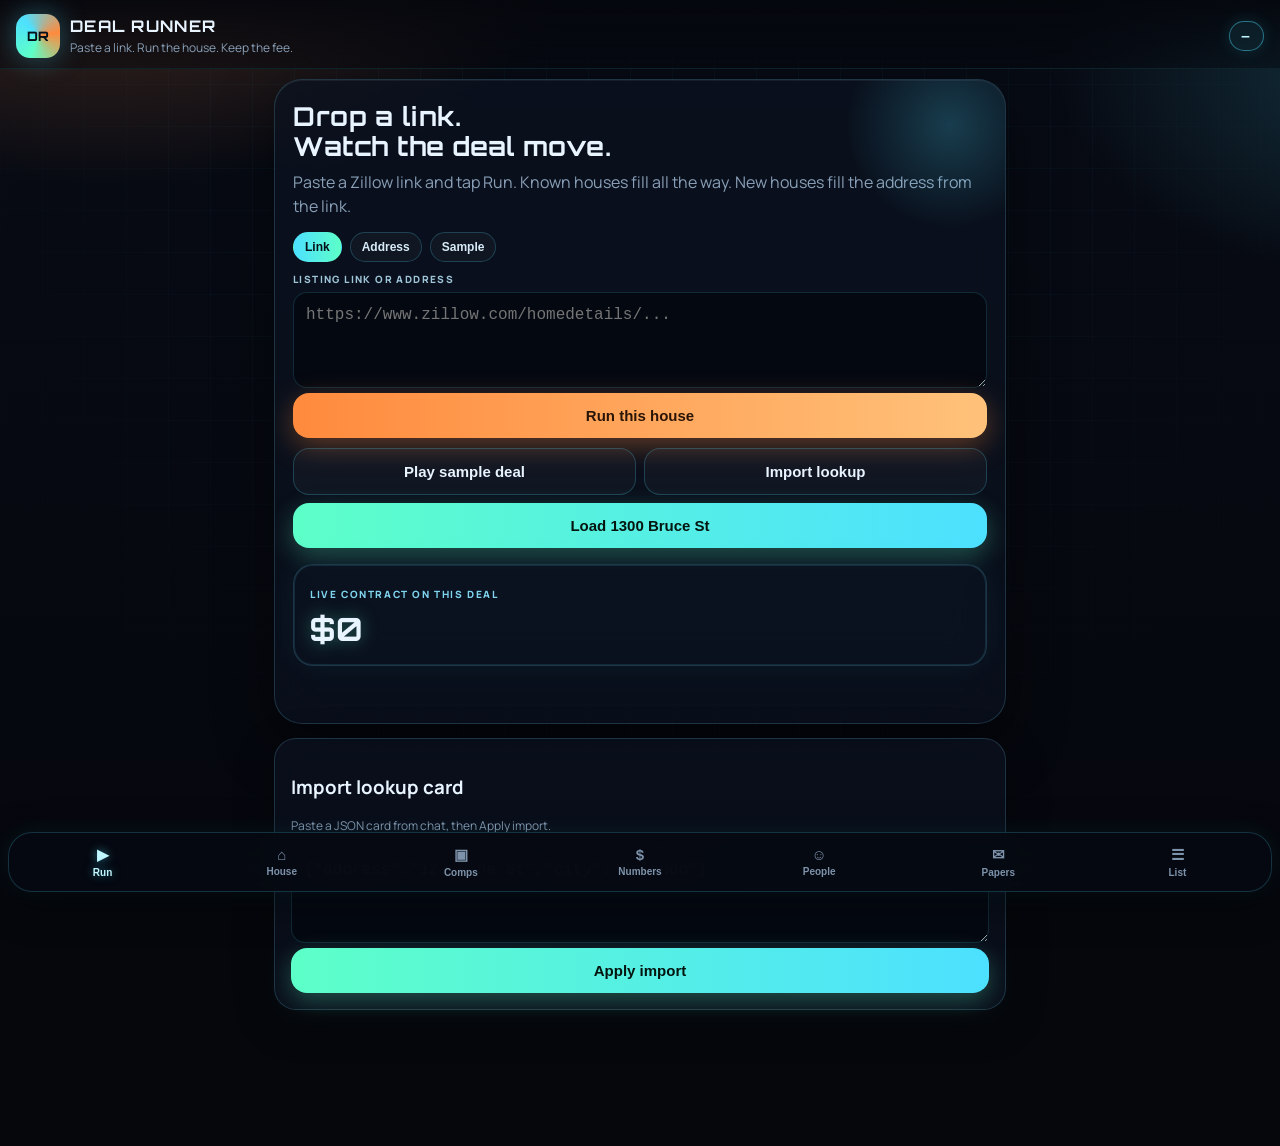
<file: index.html>
<!DOCTYPE html>
<html lang="en">
<head>
  <meta charset="UTF-8" />
  <meta name="viewport" content="width=device-width, initial-scale=1, viewport-fit=cover" />
  <meta name="theme-color" content="#05070d" />
  <meta name="apple-mobile-web-app-capable" content="yes" />
  <title>Deal Runner</title>
  <link rel="stylesheet" href="styles.css?v=3" />
</head>
<body>
  <header class="app-header">
    <div class="brand">
      <div style="display:flex;gap:10px;align-items:center;">
        <div class="logo">DR</div>
        <div class="titles">
          <h1>Deal Runner</h1>
          <p>Paste a link. Run the house. Keep the fee.</p>
        </div>
      </div>
      <span class="pill" id="statePill" title="State for this deal">—</span>
    </div>
  </header>
  <main>
    <section class="view active" id="view-run">
      <div class="hero">
        <h2>Drop a link.<br>Watch the deal move.</h2>
        <p class="lede">Paste a Zillow link and tap Run. Known houses fill all the way. New houses fill the address from the link.</p>
        <div class="chip-row">
          <button class="chip on" type="button" id="chipLink">Link</button>
          <button class="chip" type="button" id="chipAddr">Address</button>
          <button class="chip" type="button" id="chipSample">Sample</button>
        </div>
        <label for="query">Listing link or address</label>
        <textarea id="query" placeholder="https://www.zillow.com/homedetails/..."></textarea>
        <button class="btn btn-primary" id="btnRun">Run this house</button>
        <div class="btn-row">
          <button class="btn btn-ghost" id="btnDemo">Play sample deal</button>
          <button class="btn btn-ghost" id="btnImport">Import lookup</button>
        </div>
        <button class="btn btn-mint" id="btnLoad5612" style="margin-top:8px">Load 1300 Bruce St</button>
        <div class="ticker"><small>Live contract on this deal</small><b id="runTicker">$0</b></div>
        <p class="status" id="runStatus"></p>
      </div>
      <div class="card">
        <h3>Import lookup card</h3>
        <p class="tiny">Paste a JSON card from chat, then Apply import.</p>
        <textarea id="importBox" placeholder='{"address":"123 Pine St","city":"Orlando"}'></textarea>
        <button class="btn btn-mint" id="btnApplyImport">Apply import</button>
      </div>
    </section>
    <section class="view" id="view-house">
      <div id="houseBanner"></div>
      <div class="card listing" id="listingCard">
        <div class="thumb">⌂</div>
        <div>
          <strong id="listingTitle">No house loaded</strong>
          <p class="tiny" id="listingSub">Paste a link on Run</p>
        </div>
      </div>
      <button class="btn btn-mint" id="btnOpenListing">Open listing</button>
      <div class="kpis" id="houseKpis"></div>
      <div class="card">
        <h3>House facts</h3>
        <div class="row"><div><label>Street</label><input id="f_address" /></div><div><label>City</label><input id="f_city" /></div></div>
        <div class="row"><div><label>State</label><select id="f_state"></select></div><div><label>ZIP</label><input id="f_zip" /></div></div>
        <label>Source / listing link</label><input id="f_source" />
        <div class="row3"><div><label>Beds</label><input id="f_beds" inputmode="decimal" /></div><div><label>Baths</label><input id="f_baths" inputmode="decimal" /></div><div><label>Sq ft</label><input id="f_sqft" inputmode="numeric" /></div></div>
        <div class="row"><div><label>Year</label><input id="f_year" inputmode="numeric" /></div><div><label>List / asking</label><input id="f_asking" inputmode="decimal" /></div></div>
        <label>Condition notes</label><textarea id="f_notes" style="min-height:70px"></textarea>
        <label>Listing realtor name</label><input id="f_agentName" />
        <div class="row"><div><label>Realtor phone</label><input id="f_agentPhone" /></div><div><label>Realtor email</label><input id="f_agentEmail" /></div></div>
      </div>
    </section>
    <section class="view" id="view-comps">
      <div class="card">
        <h3>Sold comps</h3>
        <p class="lede">Use sold houses near this one.</p>
        <div id="compList"></div>
        <button class="btn btn-ghost" id="btnAddComp">Add a comp</button>
        <div class="kpis" style="margin-top:12px" id="compKpis"></div>
      </div>
    </section>
    <section class="view" id="view-numbers">
      <div class="ticker"><small>Contract number</small><b id="numTicker">$0</b><div class="stack" id="dealStack"></div></div>
      <div class="kpis" id="numKpis"></div>
      <div class="card">
        <h3>Drag the deal</h3>
        <label>Buy-box <span id="lblBuybox">70%</span></label>
        <input class="slider" id="s_buybox" type="range" min="55" max="85" step="1" />
        <label>Target fee <span id="lblFee">$12,000</span></label>
        <input class="slider" id="s_fee" type="range" min="3000" max="40000" step="500" />
        <label>Repairs <span id="lblRepairs">$35,000</span></label>
        <input class="slider" id="s_repairs" type="range" min="0" max="120000" step="1000" />
      </div>
      <div class="card">
        <h3>Your inputs</h3>
        <div class="row"><div><label>ARV override (blank = comps)</label><input id="n_arv" inputmode="decimal" /></div><div><label>Repair estimate</label><input id="n_repairs" inputmode="decimal" /></div></div>
        <div class="row"><div><label>Add repair buffer?</label><select id="n_buffer"><option>YES</option><option>NO</option></select></div><div><label>Buy-box %</label><input id="n_buybox" inputmode="decimal" /></div></div>
        <div class="row"><div><label>Target fee</label><input id="n_fee" inputmode="decimal" /></div><div><label>Structure</label><select id="n_structure"><option>Assignment</option><option>Double Close</option></select></div></div>
        <div class="row"><div><label>Earnest money</label><input id="n_earnest" inputmode="decimal" /></div><div><label>Marketing cost</label><input id="n_marketing" inputmode="decimal" /></div></div>
        <div class="row"><div><label>Actual contract (optional)</label><input id="n_contract" inputmode="decimal" /></div><div><label>Actual buyer price (optional)</label><input id="n_buyer" inputmode="decimal" /></div></div>
      </div>
      <div class="card" id="numBreakdown"></div>
    </section>
    <section class="view" id="view-people">
      <div class="card">
        <h3>Do this next</h3>
        <ol class="tiny" style="padding-left:18px;line-height:1.6">
          <li>Tap Open listing and Contact agent.</li>
          <li>Copy the listing-agent script.</li>
          <li>Save any buyer yes into this book.</li>
          <li>Only write a contract if Numbers says it works.</li>
        </ol>
      </div>
      <div class="card"><h3>Listing realtor</h3><div id="realtorCard"></div></div>
      <div class="card">
        <h3>Script: listing agent</h3>
        <pre id="scriptAgent" style="white-space:pre-wrap;background:#120e0b;border:1px solid #3d2d22;border-radius:14px;padding:12px;font-size:13px"></pre>
        <button class="btn btn-mint" id="btnCopyAgent">Copy listing-agent script</button>
      </div>
      <div class="card">
        <h3>Script: cash buyer</h3>
        <pre id="scriptBuyer" style="white-space:pre-wrap;background:#120e0b;border:1px solid #3d2d22;border-radius:14px;padding:12px;font-size:13px"></pre>
        <button class="btn btn-ghost" id="btnCopyBuyer">Copy buyer script</button>
      </div>
      <div class="card">
        <h3>Cash buyers</h3>
        <div id="buyerMatches"></div>
        <div id="buyerList"></div>
        <button class="btn btn-ghost" id="btnAddBuyer">Add a buyer</button>
      </div>
    </section>
    <section class="view" id="view-papers">
      <div class="banner info">The site fills bracket fields. It does not send DocuSign.</div>
      <div class="card papers"><h3>Filled fields</h3><pre id="paperFields"></pre><button class="btn btn-mint" id="btnCopyFields">Copy fields</button></div>
    </section>
    <section class="view" id="view-pipeline">
      <div class="card">
        <h3>Pipeline</h3>
        <button class="btn btn-primary" id="btnSaveDeal">Save current house to pipeline</button>
        <p class="status" id="pipeStatus"></p>
        <div id="pipeList" style="margin-top:12px"></div>
      </div>
      <div class="card">
        <h3>Settings</h3>
        <label>RentCast API key (optional)</label>
        <input id="s_key" type="password" autocomplete="off" />
        <div class="row"><div><label>Federal tax rate</label><input id="s_fed" inputmode="decimal" /></div><div><label>Use self-employment tax?</label><select id="s_se"><option>YES</option><option>NO</option></select></div></div>
      </div>
    </section>
  </main>
  <nav class="nav">
    <button data-view="run" class="active"><span class="ico">▶</span>Run</button>
    <button data-view="house"><span class="ico">⌂</span>House</button>
    <button data-view="comps"><span class="ico">▣</span>Comps</button>
    <button data-view="numbers"><span class="ico">$</span>Numbers</button>
    <button data-view="people"><span class="ico">☺</span>People</button>
    <button data-view="papers"><span class="ico">✉</span>Papers</button>
    <button data-view="pipeline"><span class="ico">☰</span>List</button>
  </nav>
  <script src="states.js?v=3"></script>
  <script src="app.js?v=3"></script>
</body>
</html>
</file>
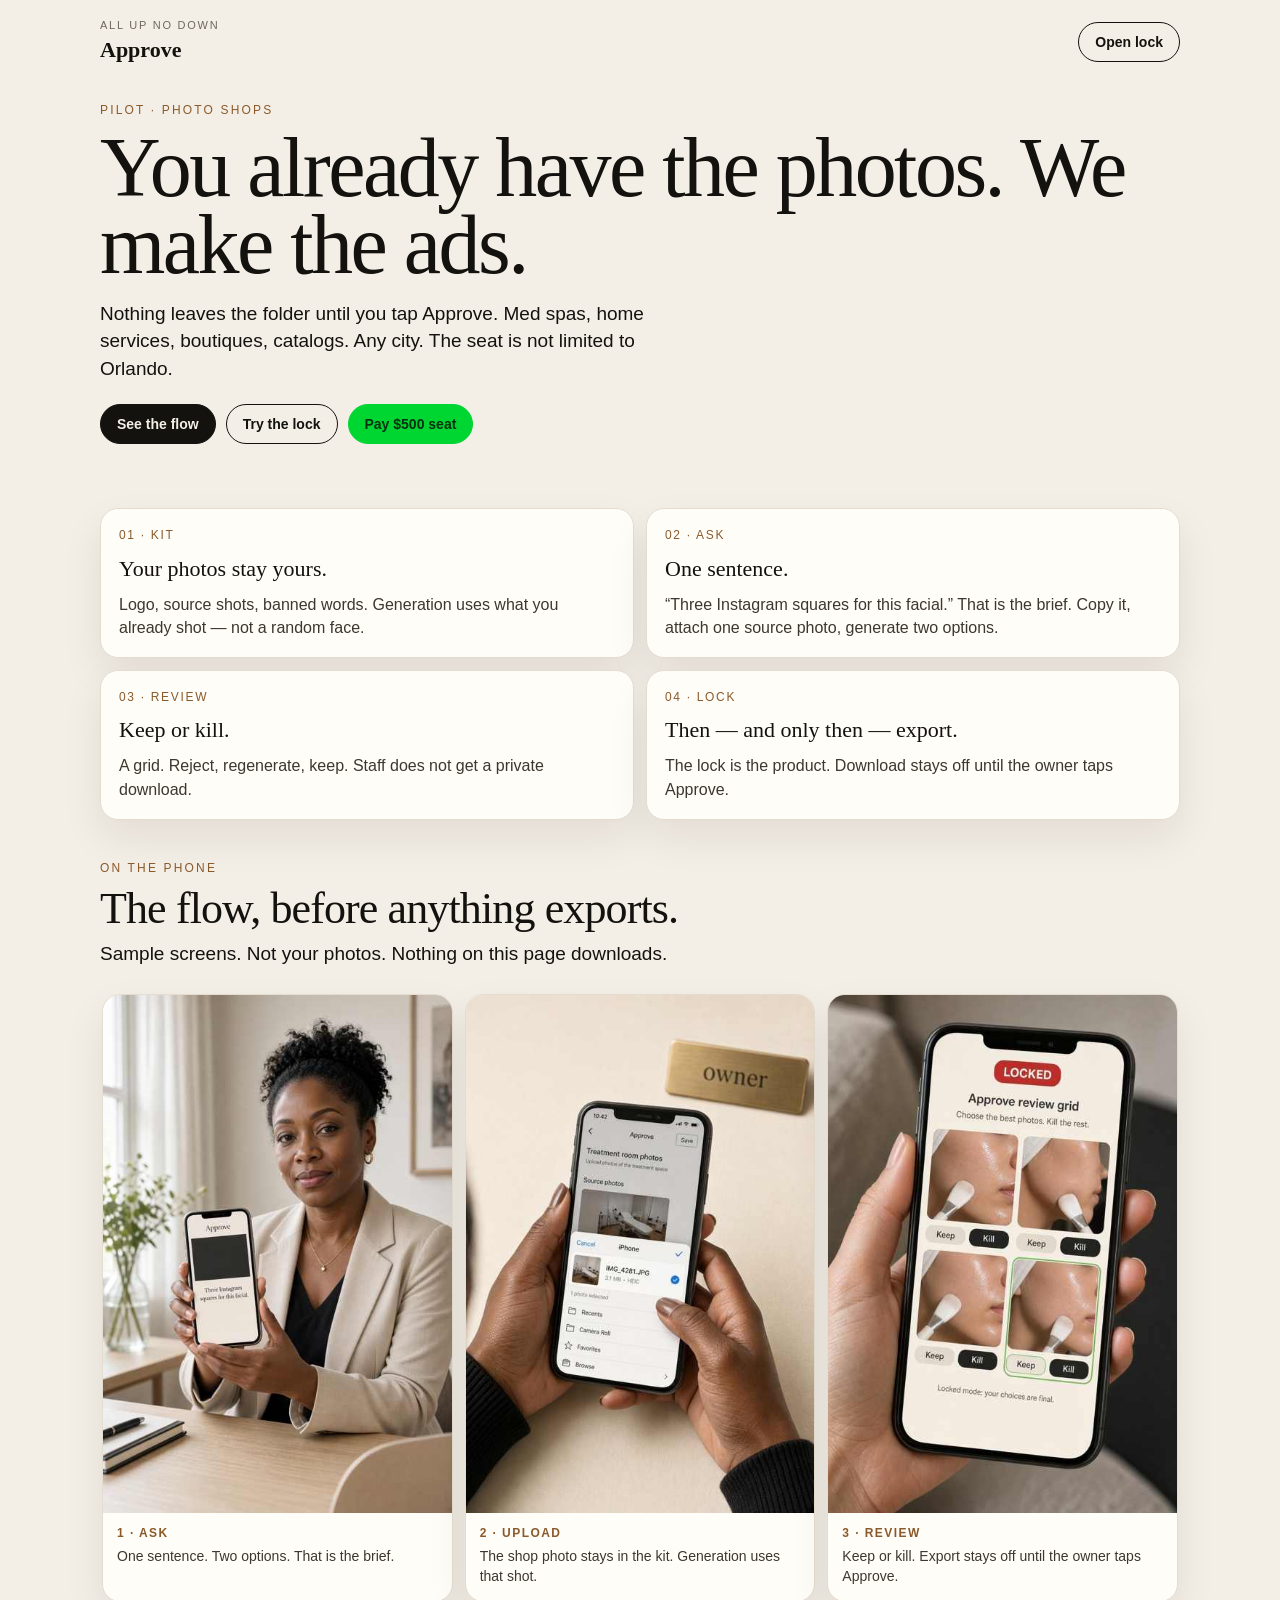
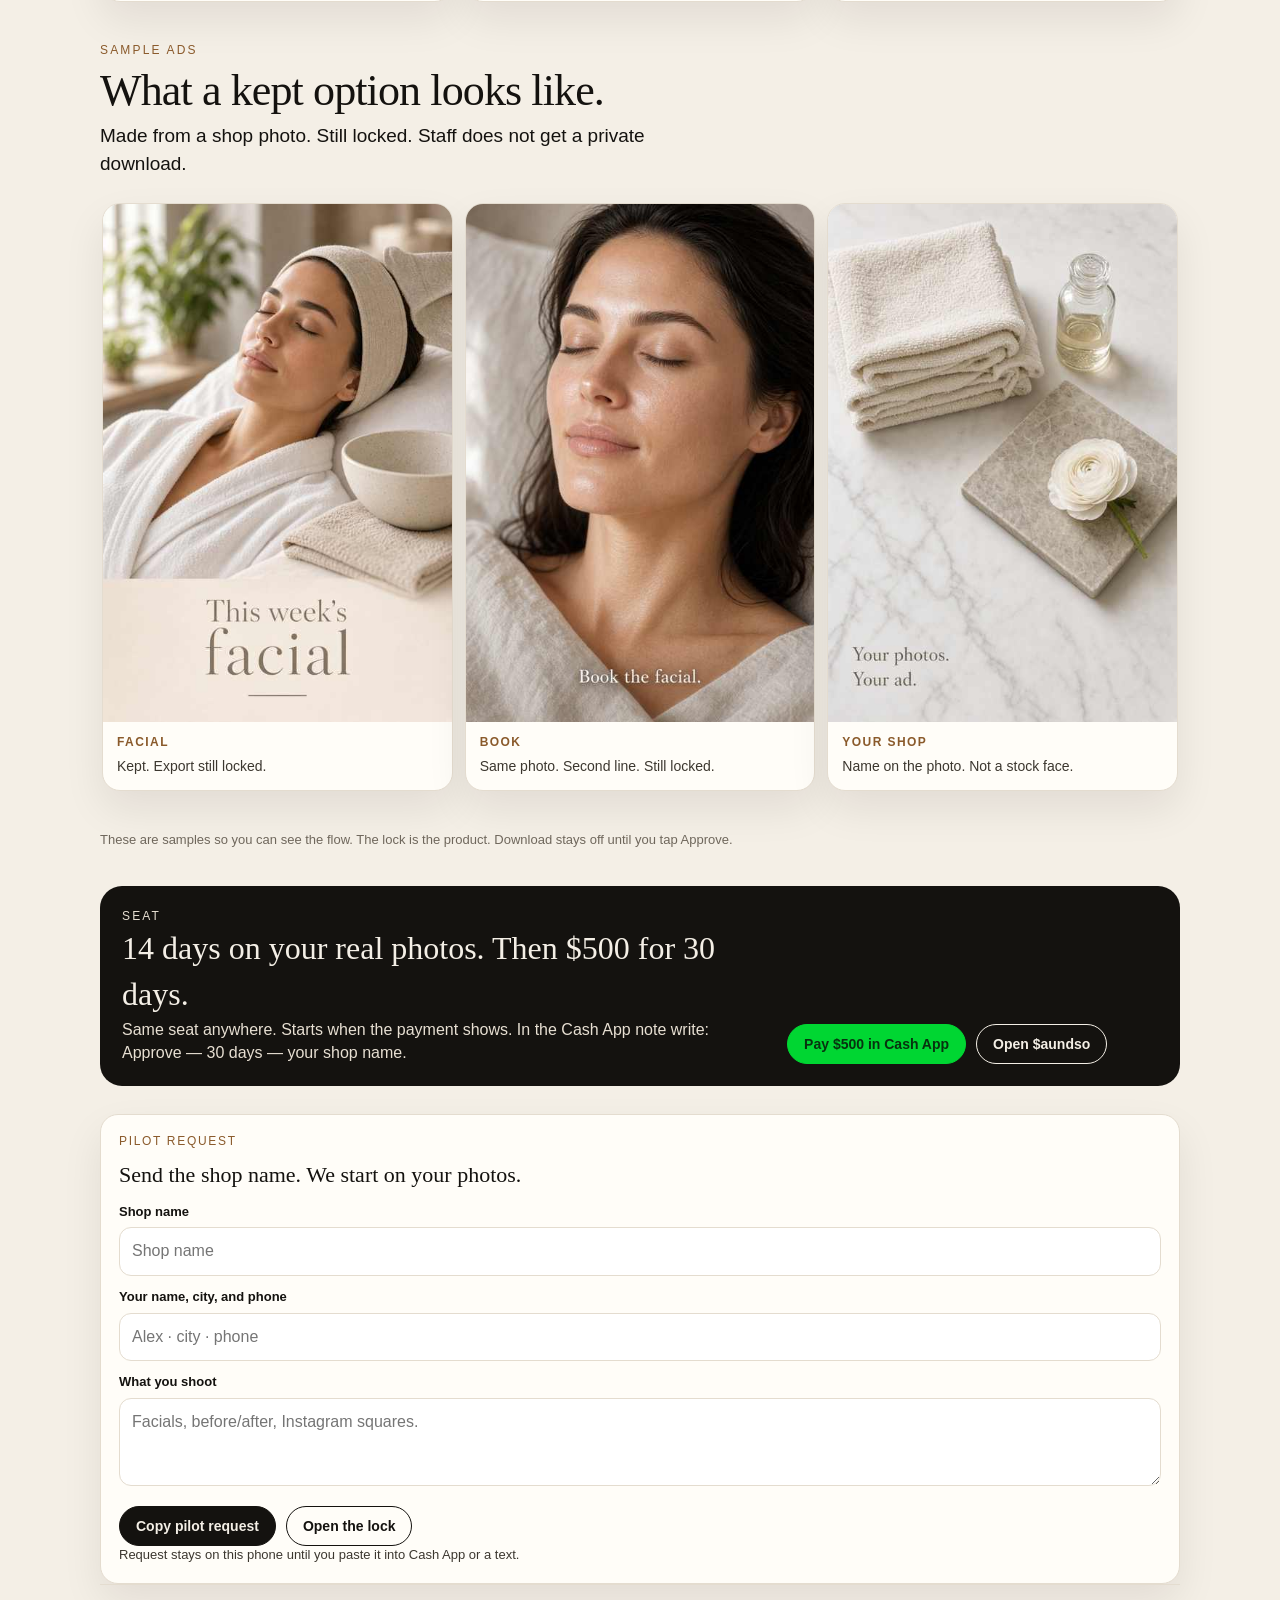
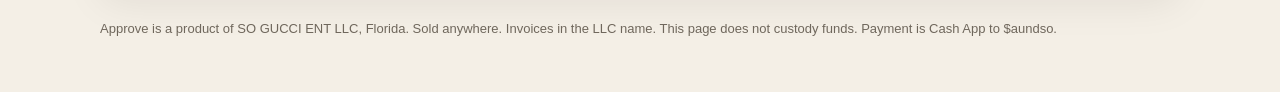
<file: approve/index.html>
<!DOCTYPE html>
<html lang="en">
<head>
  <meta charset="utf-8">
  <meta name="viewport" content="width=device-width, initial-scale=1">
  <title>Approve — All Up No Down</title>
  <meta name="description" content="Your photos stay yours. Ads do not export until you tap Approve. $500 for 30 days after a 14-day pilot.">
  <link rel="stylesheet" href="styles.css">
</head>
<body>
  <header class="wrap top">
    <a class="brand" href="index.html">
      <small>All Up No Down</small>
      <strong>Approve</strong>
    </a>
    <nav class="nav">
      <a class="btn ghost" href="lock.html">Open lock</a>
    </nav>
  </header>
  <main class="wrap">
    <section class="hero">
      <p class="kicker">Pilot · photo shops</p>
      <h1>You already have the photos. We make the ads.</h1>
      <p class="lede">Nothing leaves the folder until you tap Approve. Med spas, home services, boutiques, catalogs. Any city. The seat is not limited to Orlando.</p>
      <div class="row">
        <a class="btn" href="#flow">See the flow</a>
        <a class="btn ghost" href="lock.html">Try the lock</a>
        <a class="btn cash" href="https://cash.app/$aundso/500">Pay $500 seat</a>
      </div>
    </section>
    <section class="grid">
      <article class="card">
        <span>01 · Kit</span>
        <h2>Your photos stay yours.</h2>
        <p>Logo, source shots, banned words. Generation uses what you already shot — not a random face.</p>
      </article>
      <article class="card">
        <span>02 · Ask</span>
        <h2>One sentence.</h2>
        <p>“Three Instagram squares for this facial.” That is the brief. Copy it, attach one source photo, generate two options.</p>
      </article>
      <article class="card">
        <span>03 · Review</span>
        <h2>Keep or kill.</h2>
        <p>A grid. Reject, regenerate, keep. Staff does not get a private download.</p>
      </article>
      <article class="card">
        <span>04 · Lock</span>
        <h2>Then — and only then — export.</h2>
        <p>The lock is the product. Download stays off until the owner taps Approve.</p>
      </article>
    </section>

    <section class="examples" id="flow">
      <p class="kicker">On the phone</p>
      <h2>The flow, before anything exports.</h2>
      <p class="lede">Sample screens. Not your photos. Nothing on this page downloads.</p>
      <div class="frames">
        <figure>
          <img src="ex/ask.jpg" alt="Approve phone screen: type one sentence, then make two options">
          <figcaption><strong>1 · Ask</strong> One sentence. Two options. That is the brief.</figcaption>
        </figure>
        <figure>
          <img src="ex/upload.jpg" alt="Approve phone screen: photo attached from the shop kit">
          <figcaption><strong>2 · Upload</strong> The shop photo stays in the kit. Generation uses that shot.</figcaption>
        </figure>
        <figure>
          <img src="ex/review.jpg" alt="Approve phone screen: keep or kill two ad options, export still locked">
          <figcaption><strong>3 · Review</strong> Keep or kill. Export stays off until the owner taps Approve.</figcaption>
        </figure>
      </div>
      <p class="kicker">Sample ads</p>
      <h2>What a kept option looks like.</h2>
      <p class="lede">Made from a shop photo. Still locked. Staff does not get a private download.</p>
      <div class="frames ads">
        <figure>
          <img src="ex/facial.jpg" alt="Sample locked ad: Glow facial, this week only">
          <figcaption><strong>Facial</strong> Kept. Export still locked.</figcaption>
        </figure>
        <figure>
          <img src="ex/book.jpg" alt="Sample locked ad: book this week, spots open">
          <figcaption><strong>Book</strong> Same photo. Second line. Still locked.</figcaption>
        </figure>
        <figure>
          <img src="ex/yours.jpg" alt="Sample locked ad with the shop name on the photo">
          <figcaption><strong>Your shop</strong> Name on the photo. Not a stock face.</figcaption>
        </figure>
      </div>
      <p class="fine">These are samples so you can see the flow. The lock is the product. Download stays off until you tap Approve.</p>
    </section>

    <section class="price" id="seat">
      <div>
        <p class="kicker">Seat</p>
        <h2>14 days on your real photos. Then $500 for 30 days.</h2>
        <p>Same seat anywhere. Starts when the payment shows. In the Cash App note write: Approve — 30 days — your shop name.</p>
      </div>
      <div class="row">
        <a class="btn cash" href="https://cash.app/$aundso/500">Pay $500 in Cash App</a>
        <a class="btn ghost" style="border-color:#f4efe6;color:#f4efe6" href="https://cash.app/$aundso">Open $aundso</a>
      </div>
    </section>
    <section class="card" id="pilot">
      <span>Pilot request</span>
      <h2>Send the shop name. We start on your photos.</h2>
      <form id="pilot-form">
        <label for="shop">Shop name</label>
        <input id="shop" name="shop" required placeholder="Shop name">
        <label for="contact">Your name, city, and phone</label>
        <input id="contact" name="contact" required placeholder="Alex · city · phone">
        <label for="note">What you shoot</label>
        <textarea id="note" name="note" placeholder="Facials, before/after, Instagram squares."></textarea>
        <div class="row" style="margin-top:14px">
          <button class="btn" type="submit">Copy pilot request</button>
          <a class="btn ghost" href="lock.html">Open the lock</a>
        </div>
      </form>
      <p class="fine" id="pilot-status">Request stays on this phone until you paste it into Cash App or a text.</p>
    </section>
  </main>
  <footer class="wrap">
    <p>Approve is a product of SO GUCCI ENT LLC, Florida. Sold anywhere. Invoices in the LLC name. This page does not custody funds. Payment is Cash App to $aundso.</p>
  </footer>
  <div class="toast" id="toast"></div>
  <script src="app.js"></script>
</body>
</html>
</file>
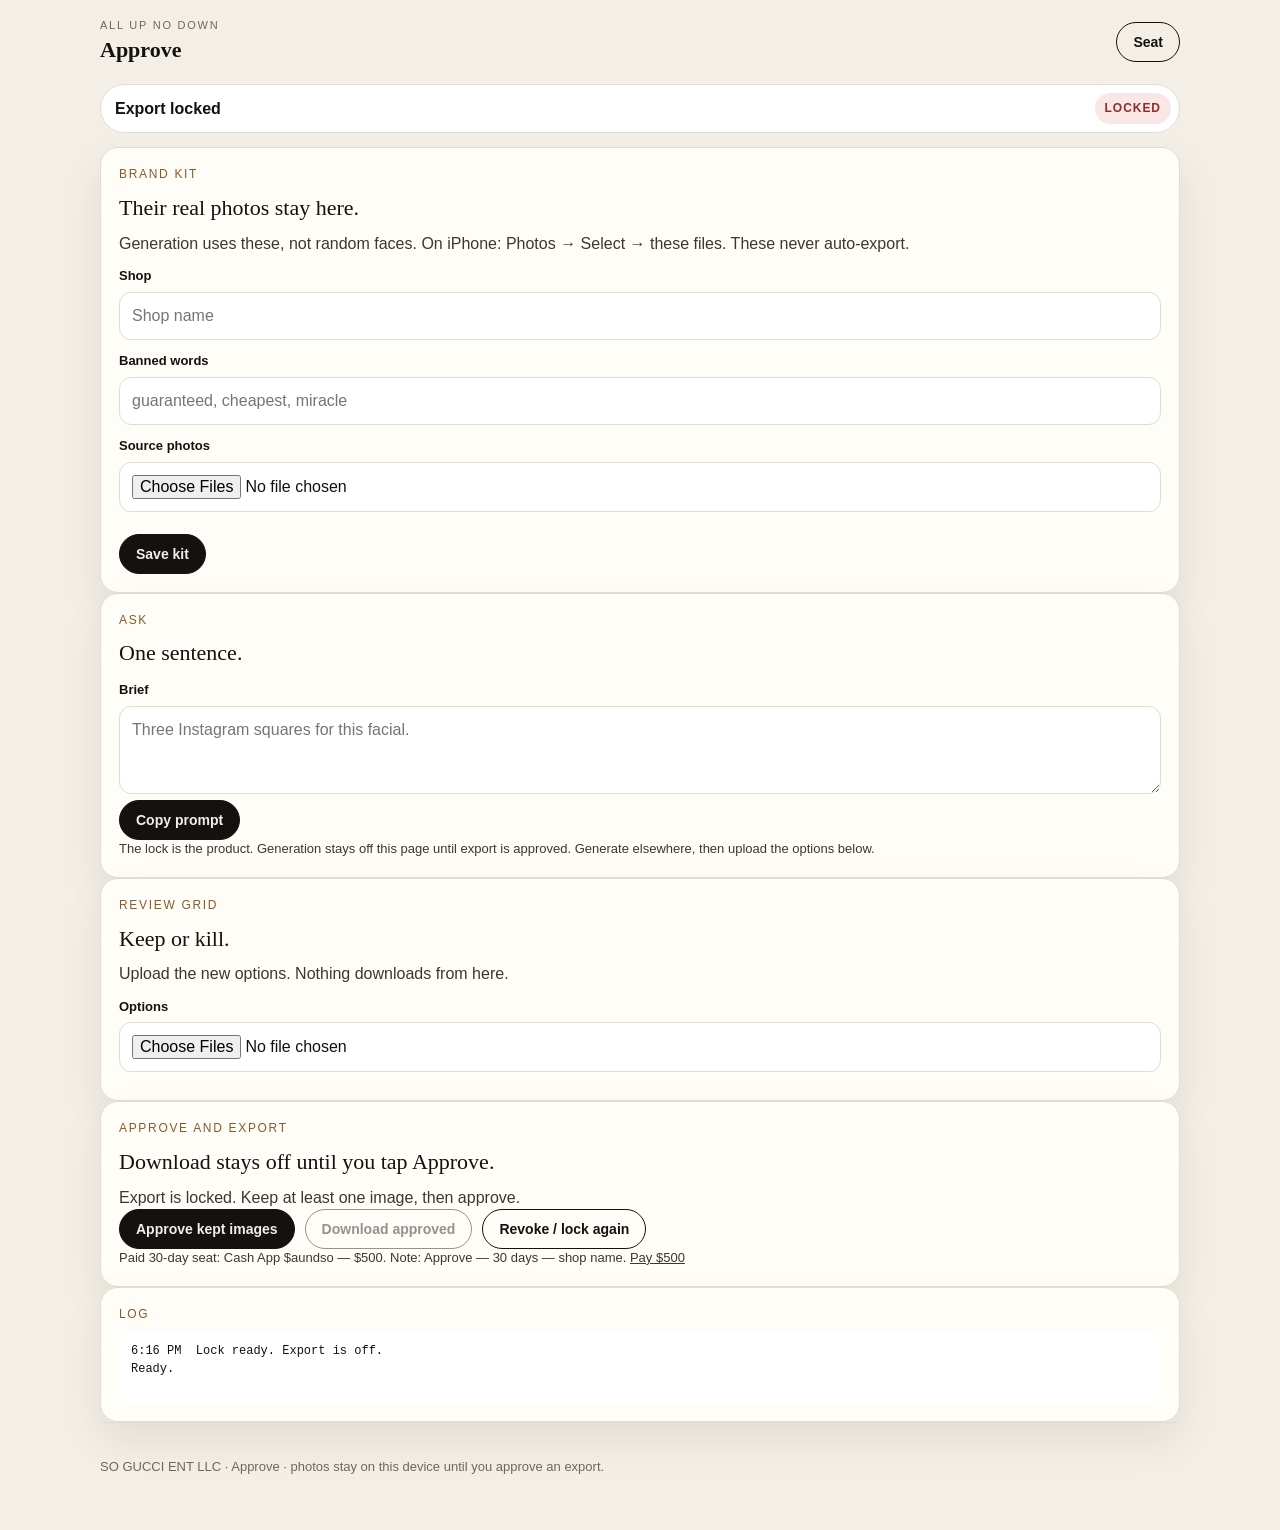
<file: approve/lock.html>
<!DOCTYPE html>
<html lang="en">
<head>
  <meta charset="utf-8">
  <meta name="viewport" content="width=device-width, initial-scale=1">
  <title>Approve lock — All Up No Down</title>
  <link rel="stylesheet" href="styles.css">
</head>
<body data-page="lock">
  <header class="wrap top">
    <a class="brand" href="index.html">
      <small>All Up No Down</small>
      <strong>Approve</strong>
    </a>
    <a class="btn ghost" href="index.html#seat">Seat</a>
  </header>
  <main class="wrap">
    <div class="lockbar">
      <strong id="lock-label">Export locked</strong>
      <span class="pill locked" id="lock-pill">LOCKED</span>
    </div>
    <section class="card">
      <span>Brand kit</span>
      <h2>Their real photos stay here.</h2>
      <p>Generation uses these, not random faces. On iPhone: Photos → Select → these files. These never auto-export.</p>
      <label for="kit-shop">Shop</label>
      <input id="kit-shop" placeholder="Shop name">
      <label for="kit-ban">Banned words</label>
      <input id="kit-ban" placeholder="guaranteed, cheapest, miracle">
      <label for="kit-files">Source photos</label>
      <input id="kit-files" type="file" accept="image/*" multiple>
      <div class="shots" id="kit-shots"></div>
      <div class="row" style="margin-top:12px">
        <button class="btn" id="save-kit" type="button">Save kit</button>
      </div>
    </section>
    <section class="card">
      <span>Ask</span>
      <h2>One sentence.</h2>
      <label for="brief">Brief</label>
      <textarea id="brief" placeholder="Three Instagram squares for this facial."></textarea>
      <div class="row">
        <button class="btn" id="copy-prompt" type="button">Copy prompt</button>
      </div>
      <p class="fine">The lock is the product. Generation stays off this page until export is approved. Generate elsewhere, then upload the options below.</p>
    </section>
    <section class="card">
      <span>Review grid</span>
      <h2>Keep or kill.</h2>
      <p>Upload the new options. Nothing downloads from here.</p>
      <label for="review-files">Options</label>
      <input id="review-files" type="file" accept="image/*" multiple>
      <div class="grid-review" id="review"></div>
    </section>
    <section class="card">
      <span>Approve and export</span>
      <h2>Download stays off until you tap Approve.</h2>
      <p id="export-note">Export is locked. Keep at least one image, then approve.</p>
      <div class="row">
        <button class="btn" id="approve" type="button">Approve kept images</button>
        <button class="btn ghost" id="download" type="button" disabled>Download approved</button>
        <button class="btn ghost" id="revoke" type="button">Revoke / lock again</button>
      </div>
      <p class="fine">Paid 30-day seat: Cash App $aundso — $500. Note: Approve — 30 days — shop name. <a href="https://cash.app/$aundso/500">Pay $500</a></p>
    </section>
    <section class="card">
      <span>Log</span>
      <div class="log" id="log">Ready.</div>
    </section>
  </main>
  <footer class="wrap">
    <p>SO GUCCI ENT LLC · Approve · photos stay on this device until you approve an export.</p>
  </footer>
  <div class="toast" id="toast"></div>
  <script src="app.js"></script>
</body>
</html>
</file>
<file: styles.css>
@import url("https://fonts.googleapis.com/css2?family=Orbitron:wght@600;800&family=Manrope:wght@500;700;800&display=swap");
:root{--ink:#05070d;--panel:rgba(12,18,32,.72);--line:rgba(120,220,255,.18);--paper:#e8f4ff;--muted:#8aa0b8;--copper:#ff8a3d;--mint:#5dffc8;--cyan:#4de0ff;--danger:#ff6b7a;--glow:rgba(77,224,255,.35)}
*{box-sizing:border-box;-webkit-tap-highlight-color:transparent}html,body{margin:0;min-height:100%}
body{font-family:Manrope,"Segoe UI",-apple-system,sans-serif;color:var(--paper);background:#05070d;padding-bottom:104px;overflow-x:hidden}
body:before{content:"";position:fixed;inset:0;z-index:-2;pointer-events:none;background:radial-gradient(900px 500px at 8% -10%,rgba(255,138,61,.28),transparent 55%),radial-gradient(700px 420px at 110% 8%,rgba(77,224,255,.18),transparent 50%),radial-gradient(600px 400px at 50% 120%,rgba(93,255,200,.1),transparent 55%),linear-gradient(180deg,#070b14 0%,#05070d 100%)}
body:after{content:"";position:fixed;inset:0;z-index:-1;pointer-events:none;background-image:linear-gradient(rgba(77,224,255,.04) 1px,transparent 1px),linear-gradient(90deg,rgba(77,224,255,.04) 1px,transparent 1px);background-size:42px 42px;mask-image:radial-gradient(circle at 50% 20%,#000 30%,transparent 80%);animation:gridDrift 28s linear infinite}
@keyframes gridDrift{from{background-position:0 0,0 0}to{background-position:42px 42px,42px 42px}}
.app-header{position:sticky;top:0;z-index:30;padding:14px 16px 10px;background:linear-gradient(180deg,rgba(5,7,13,.92),rgba(5,7,13,.45));backdrop-filter:blur(18px);border-bottom:1px solid rgba(77,224,255,.12)}
.brand{display:flex;justify-content:space-between;align-items:center;gap:12px}
.logo{width:44px;height:44px;border-radius:14px;display:grid;place-items:center;font-family:Orbitron,sans-serif;font-weight:800;font-size:13px;color:#041018;background:conic-gradient(from 200deg,#5dffc8,#4de0ff,#ff8a3d,#5dffc8);box-shadow:0 0 28px var(--glow);animation:spinGlow 10s linear infinite}
@keyframes spinGlow{to{filter:hue-rotate(25deg)}}
.titles h1{margin:0;font-family:Orbitron,sans-serif;font-size:16px;letter-spacing:.08em;text-transform:uppercase}
.titles p{margin:3px 0 0;color:var(--muted);font-size:12px}
.pill{border:1px solid rgba(77,224,255,.45);color:#bff6ff;background:rgba(77,224,255,.08);border-radius:999px;padding:7px 11px;font-family:Orbitron,sans-serif;font-size:11px;font-weight:800;letter-spacing:.14em;box-shadow:0 0 16px rgba(77,224,255,.15)}
main{max-width:760px;margin:0 auto;padding:10px 14px 20px}.view{display:none}.view.active{display:block;animation:rise .4s ease}
@keyframes rise{from{opacity:0;transform:translateY(14px) scale(.985)}to{opacity:1;transform:none}}
.hero,.card,.ticker,.kpi,.comp-row,.person-row,.pipe-row{position:relative;background:var(--panel);border:1px solid var(--line);backdrop-filter:blur(18px)}
.hero{overflow:hidden;border-radius:28px;padding:22px 18px 18px;box-shadow:0 20px 60px rgba(0,0,0,.45),inset 0 1px 0 rgba(255,255,255,.06);margin-bottom:14px}
.hero:before{content:"";position:absolute;right:-50px;top:-60px;width:210px;height:210px;border-radius:50%;background:radial-gradient(circle,rgba(77,224,255,.22),transparent 70%);animation:pulse 4.5s ease-in-out infinite}
@keyframes pulse{0%,100%{transform:scale(1);opacity:.8}50%{transform:scale(1.12);opacity:1}}
.hero h2{margin:0 0 8px;font-family:Orbitron,sans-serif;font-size:26px;letter-spacing:.02em;line-height:1.15}
.lede{color:var(--muted);line-height:1.5;margin:0 0 14px}
.card{border-radius:22px;padding:16px;margin-bottom:12px;box-shadow:0 12px 40px rgba(0,0,0,.28)}
label{display:block;margin:10px 0 6px;color:#9ec4d8;font-size:10px;font-weight:800;letter-spacing:.14em;text-transform:uppercase}
input,select,textarea{width:100%;background:rgba(4,8,16,.82);color:var(--paper);border:1px solid rgba(77,224,255,.16);border-radius:14px;padding:13px 12px;font-size:16px;transition:border-color .2s,box-shadow .2s}
textarea{min-height:96px;resize:vertical}
input:focus,select:focus,textarea:focus{outline:none;border-color:var(--cyan);box-shadow:0 0 0 3px rgba(77,224,255,.18)}
.row{display:grid;grid-template-columns:1fr 1fr;gap:10px}.row3{display:grid;grid-template-columns:1fr 1fr 1fr;gap:8px}
.btn{width:100%;border:0;border-radius:16px;padding:14px 16px;font-size:15px;font-weight:800;cursor:pointer;position:relative;overflow:hidden;transition:transform .15s ease,box-shadow .15s ease}
.btn:active{transform:scale(.98)}
.btn-primary{background:linear-gradient(90deg,#ff8a3d,#ffc27a);color:#2a1406;box-shadow:0 8px 28px rgba(255,138,61,.35)}
.btn-mint{background:linear-gradient(90deg,#5dffc8,#4de0ff);color:#04140f;box-shadow:0 8px 24px rgba(93,255,200,.28)}
.btn-ghost{background:rgba(255,255,255,.03);color:var(--paper);border:1px solid rgba(77,224,255,.22)}
.btn-row{display:grid;grid-template-columns:1fr 1fr;gap:8px;margin-top:10px}.btn+.btn{margin-top:8px}.btn-row .btn{margin-top:0}
.ticker{margin:16px 0 8px;padding:16px;border-radius:20px;box-shadow:inset 0 0 0 1px rgba(77,224,255,.12),0 0 30px rgba(77,224,255,.06)}
.ticker small{color:#7fd4ee;font-weight:800;letter-spacing:.16em;text-transform:uppercase;font-size:10px}
.ticker b{display:block;font-family:Orbitron,sans-serif;font-size:32px;letter-spacing:.02em;margin-top:6px;text-shadow:0 0 18px rgba(93,255,200,.35)}
.stack{display:grid;gap:8px;margin-top:12px}
.bar-wrap{display:grid;grid-template-columns:86px 1fr 72px;gap:8px;align-items:center;font-size:12px;color:var(--muted)}
.bar{height:8px;border-radius:99px;background:#101826;overflow:hidden}.bar>i{display:block;height:100%;border-radius:99px;transition:width .45s ease}
.bar.arv>i{background:linear-gradient(90deg,#5dffc8,#4de0ff)}.bar.mao>i{background:#ffc27a}.bar.con>i{background:#ff8a3d}.bar.net>i{background:#8ab4ff}
.kpis{display:grid;grid-template-columns:1fr 1fr;gap:8px;margin-bottom:12px}.kpi{border-radius:18px;padding:12px}
.kpi span{display:block;color:#7fd4ee;font-size:10px;font-weight:800;letter-spacing:.1em;text-transform:uppercase}
.kpi strong{display:block;margin-top:6px;font-size:21px;letter-spacing:-.03em}.good{color:var(--mint)}.bad{color:var(--danger)}
.listing{display:grid;grid-template-columns:92px 1fr;gap:12px;align-items:center}
.thumb{width:92px;height:92px;border-radius:18px;background:radial-gradient(circle at 30% 30%,rgba(77,224,255,.4),transparent 55%),repeating-linear-gradient(135deg,#0d1524 0 8px,#0a101c 8px 16px);display:grid;place-items:center;font-size:28px;border:1px solid rgba(77,224,255,.2)}
.slider{width:100%;accent-color:#4de0ff}
.comp-row,.person-row,.pipe-row{border-radius:16px;padding:10px;margin-bottom:8px}
.chip-row{display:flex;gap:8px;flex-wrap:wrap;margin:8px 0 2px}
.chip{border:1px solid rgba(77,224,255,.22);color:#d7ecf8;background:rgba(255,255,255,.03);border-radius:999px;padding:7px 11px;font-size:12px;font-weight:700}
.chip.on{background:linear-gradient(90deg,#4de0ff,#5dffc8);color:#041018;border-color:transparent}
.banner{border-radius:16px;padding:11px 12px;font-size:13px;line-height:1.4;margin-bottom:12px}
.banner.info{background:rgba(22,80,62,.55);color:#b7f6d2;border:1px solid rgba(93,255,200,.25)}
.banner.caution{background:rgba(80,50,16,.55);color:#f3d7a0;border:1px solid rgba(255,194,122,.25)}
.banner.danger{background:rgba(80,18,28,.55);color:#ffc1c1;border:1px solid rgba(255,107,122,.25)}
.tiny,.muted{color:var(--muted);font-size:12px;line-height:1.4}
.tag{display:inline-block;background:rgba(22,80,62,.7);color:#5dffc8;border-radius:999px;padding:3px 8px;font-size:11px;font-weight:800}
table.sheet{width:100%;border-collapse:collapse;font-size:13px}table.sheet td{padding:8px 0;border-bottom:1px solid rgba(77,224,255,.1)}
.papers pre{white-space:pre-wrap;background:rgba(4,8,16,.82);border:1px solid rgba(77,224,255,.16);border-radius:14px;padding:12px;font-size:12px}
.nav{position:fixed;left:8px;right:8px;bottom:8px;z-index:40;display:grid;grid-template-columns:repeat(7,1fr);background:rgba(6,10,18,.88);border:1px solid rgba(77,224,255,.2);border-radius:24px;padding:6px 4px calc(6px + env(safe-area-inset-bottom));backdrop-filter:blur(22px);box-shadow:0 12px 40px rgba(0,0,0,.45),0 0 24px rgba(77,224,255,.08)}
.nav button{background:none;border:0;color:#7d93ab;font-size:10px;font-weight:800;padding:7px 0;display:flex;flex-direction:column;align-items:center;gap:3px}
.nav button.active{color:#bff6ff;text-shadow:0 0 10px rgba(77,224,255,.55)}
.nav .ico{font-size:15px}.status{min-height:18px;color:#ffc27a;font-size:13px;margin-top:8px}
@media(min-width:800px){.kpis{grid-template-columns:repeat(4,1fr)}}
</file>
<file: approve/styles.css>
:root {
  --ink: #14120f;
  --paper: #f4efe6;
  --card: #fffdf8;
  --line: #e4dccf;
  --muted: #6f675c;
  --brass: #8a5a2b;
  --lock: #8f2d2d;
  --ok: #1f6b45;
  --shadow: 0 18px 40px rgba(20, 18, 15, 0.08);
  font-family: "Iowan Old Style", "Palatino Linotype", Palatino, Georgia, serif;
}
* { box-sizing: border-box; }
html { scroll-behavior: smooth; }
body {
  margin: 0;
  background: var(--paper);
  color: var(--ink);
  font-family: "Avenir Next", "Segoe UI", sans-serif;
  line-height: 1.45;
}
a { color: inherit; }
img { max-width: 100%; display: block; }
.wrap { width: min(1080px, calc(100% - 32px)); margin: 0 auto; }
.top {
  display: flex;
  justify-content: space-between;
  align-items: center;
  padding: 18px 0;
  gap: 12px;
}
.brand { text-decoration: none; }
.brand small {
  display: block;
  letter-spacing: 0.16em;
  text-transform: uppercase;
  font-size: 11px;
  color: var(--muted);
}
.brand strong { font-family: Georgia, serif; font-size: 22px; font-weight: 600; }
.nav { display: flex; gap: 8px; align-items: center; }
.btn, button.btn {
  appearance: none;
  border: 1px solid var(--ink);
  background: var(--ink);
  color: var(--paper);
  text-decoration: none;
  border-radius: 999px;
  padding: 12px 16px;
  font: 600 14px/1 "Avenir Next", "Segoe UI", sans-serif;
  cursor: pointer;
  display: inline-flex;
  align-items: center;
  justify-content: center;
  gap: 8px;
}
.btn.ghost { background: transparent; color: var(--ink); }
.btn.cash { background: #00d632; border-color: #00d632; color: #07320f; }
.btn:disabled { opacity: 0.45; cursor: not-allowed; }
.hero { padding: 18px 0 36px; }
.kicker {
  letter-spacing: 0.18em;
  text-transform: uppercase;
  font-size: 12px;
  color: var(--brass);
  margin: 0 0 10px;
}
h1 {
  font-family: Georgia, serif;
  font-weight: 500;
  font-size: clamp(42px, 10vw, 84px);
  line-height: 0.92;
  margin: 0 0 16px;
  letter-spacing: -0.03em;
}
.lede { font-size: 19px; max-width: 38rem; margin: 0 0 22px; }
.row { display: flex; flex-wrap: wrap; gap: 10px; }
.grid {
  display: grid;
  grid-template-columns: 1fr;
  gap: 12px;
  margin: 28px 0 40px;
}
.card {
  background: var(--card);
  border: 1px solid var(--line);
  border-radius: 18px;
  padding: 18px;
  box-shadow: var(--shadow);
}
.card span {
  display: block;
  font-size: 12px;
  letter-spacing: 0.14em;
  text-transform: uppercase;
  color: var(--brass);
  margin-bottom: 8px;
}
.card h2 { margin: 0 0 8px; font-size: 22px; font-family: Georgia, serif; font-weight: 500; }
.card p { margin: 0; color: #3c372f; }
.price {
  display: grid;
  gap: 16px;
  background: var(--ink);
  color: var(--paper);
  border-radius: 22px;
  padding: 22px;
  margin-bottom: 28px;
}
.price h2 { font-family: Georgia, serif; font-weight: 500; font-size: 32px; margin: 0; }
.price p { margin: 0; color: #e7dfd2; }
.fine { color: var(--muted); font-size: 13px; }
footer {
  border-top: 1px solid var(--line);
  padding: 22px 0 40px;
  color: var(--muted);
  font-size: 13px;
}
.lockbar {
  display: flex;
  justify-content: space-between;
  align-items: center;
  gap: 8px;
  border: 1px solid var(--line);
  background: #fff;
  border-radius: 999px;
  padding: 8px 8px 8px 14px;
  margin-bottom: 14px;
}
.pill {
  border-radius: 999px;
  padding: 7px 10px;
  font-size: 12px;
  font-weight: 700;
  letter-spacing: 0.08em;
}
.pill.locked { background: #f8e7e4; color: var(--lock); }
.pill.open { background: #e5f5ec; color: var(--ok); }
label { display: block; font-size: 13px; font-weight: 700; margin: 12px 0 6px; }
input, textarea {
  width: 100%;
  border: 1px solid var(--line);
  background: #fff;
  border-radius: 12px;
  padding: 12px;
  font: 16px/1.4 "Avenir Next", "Segoe UI", sans-serif;
  color: var(--ink);
}
textarea { min-height: 88px; resize: vertical; }
.shots, .grid-review {
  display: grid;
  grid-template-columns: 1fr 1fr;
  gap: 8px;
  margin-top: 10px;
}
.shot, .opt {
  border: 1px solid var(--line);
  border-radius: 12px;
  overflow: hidden;
  background: #fff;
}
.shot img, .opt img { width: 100%; height: 140px; object-fit: cover; }
.opt footer, .shot footer {
  border: 0;
  padding: 8px;
  display: flex;
  gap: 6px;
}
.opt.kept { outline: 2px solid var(--ok); }
.log {
  font-family: ui-monospace, SFMono-Regular, Menlo, monospace;
  font-size: 12px;
  background: #fff;
  border-radius: 12px;
  padding: 12px;
  min-height: 72px;
  white-space: pre-wrap;
}
.toast {
  position: fixed;
  left: 16px;
  right: 16px;
  bottom: 16px;
  background: var(--ink);
  color: var(--paper);
  border-radius: 14px;
  padding: 12px 14px;
  display: none;
}

.examples { margin: 8px 0 36px; }
.examples h2 {
  font-family: Georgia, serif;
  font-weight: 500;
  font-size: clamp(28px, 6vw, 44px);
  line-height: 0.98;
  margin: 0 0 10px;
  letter-spacing: -0.02em;
}
.frames {
  display: flex;
  gap: 12px;
  overflow-x: auto;
  scroll-snap-type: x mandatory;
  padding: 4px 2px 12px;
  margin: 16px 0 28px;
}
.frames figure {
  flex: 0 0 min(78vw, 280px);
  scroll-snap-align: start;
  margin: 0;
  background: var(--card);
  border: 1px solid var(--line);
  border-radius: 18px;
  overflow: hidden;
  box-shadow: var(--shadow);
}
.frames img {
  width: 100%;
  aspect-ratio: 480 / 713;
  object-fit: cover;
  background: #efe8dc;
}
.frames figcaption {
  padding: 12px 14px 14px;
  font-size: 14px;
  color: #3c372f;
}
.frames figcaption strong {
  display: block;
  font-size: 12px;
  letter-spacing: 0.12em;
  text-transform: uppercase;
  color: var(--brass);
  margin-bottom: 4px;
}

@media (min-width: 800px) {
  .grid { grid-template-columns: 1fr 1fr; }
  .price { grid-template-columns: 1.4fr 0.8fr; align-items: end; }
  .shots, .grid-review { grid-template-columns: repeat(4, 1fr); }
  .frames { display: grid; grid-template-columns: repeat(3, 1fr); overflow: visible; }
  .frames figure { flex: none; }
}
</file>
